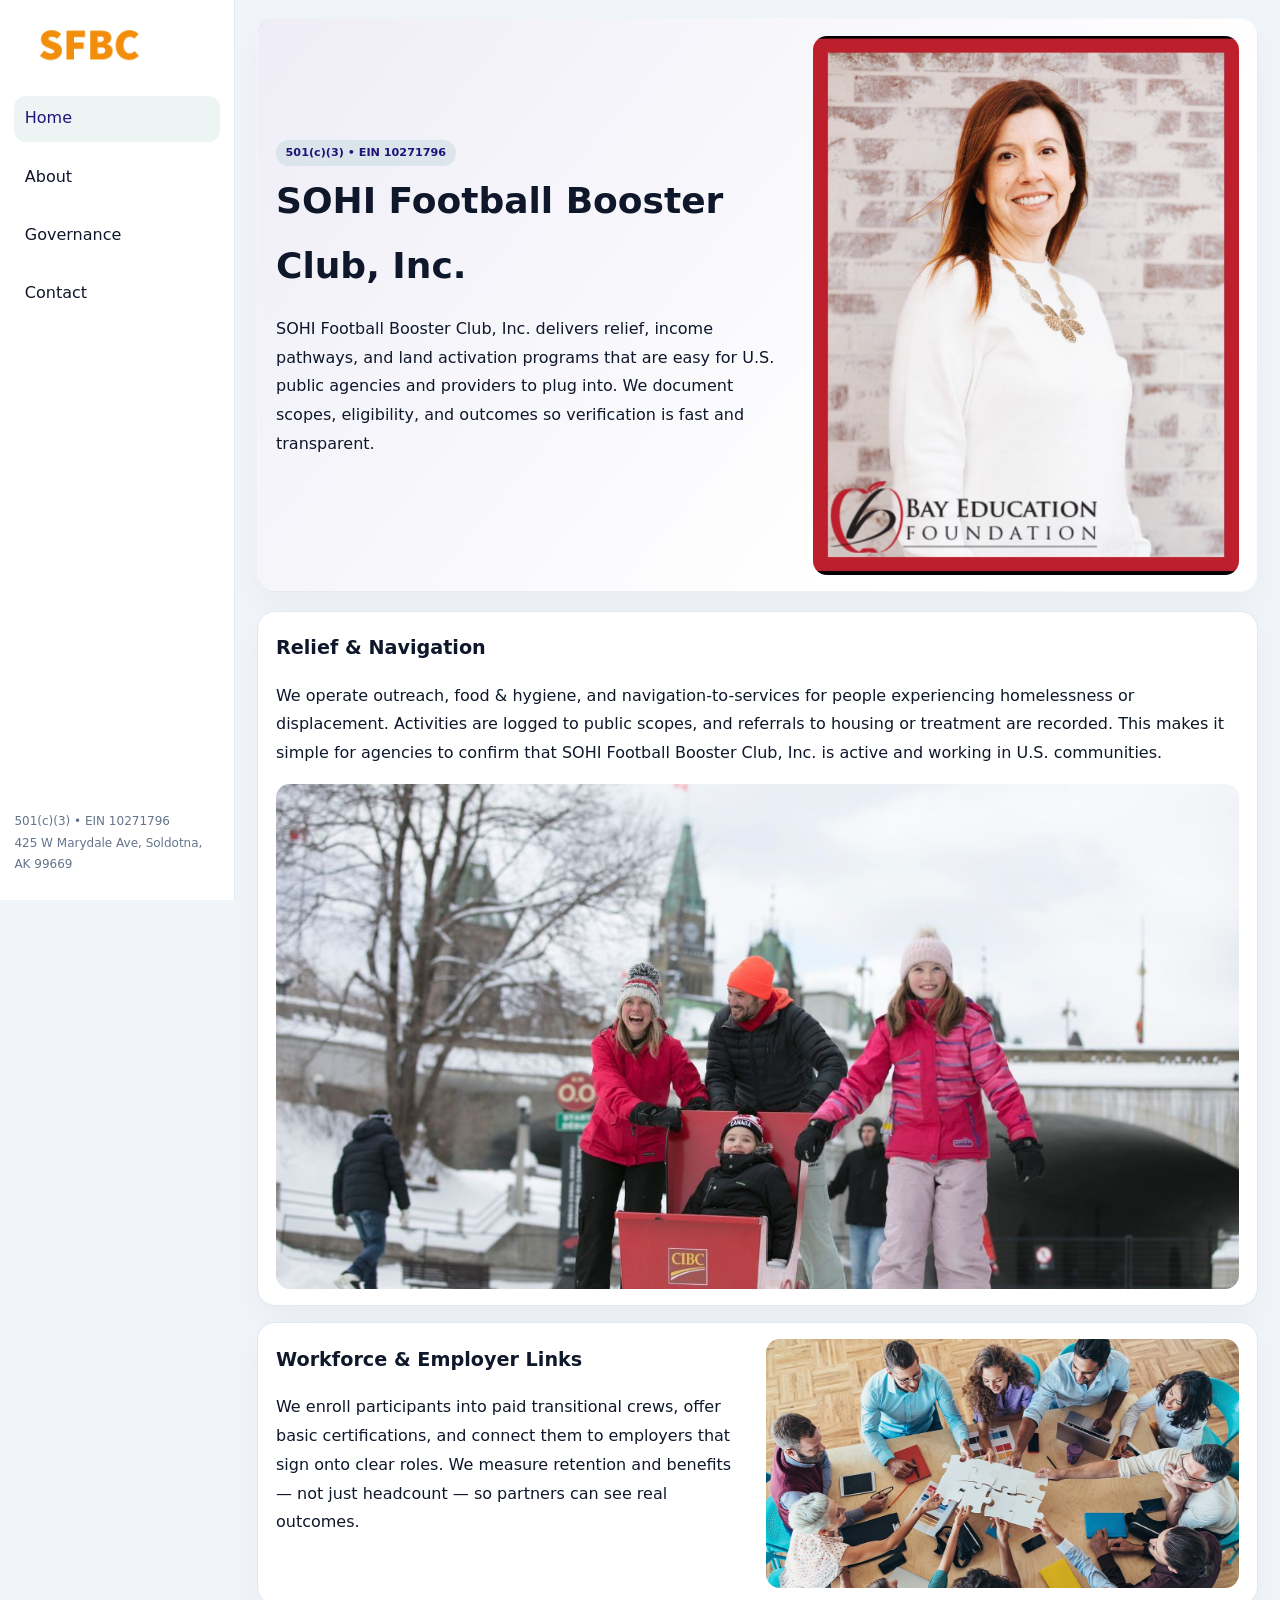
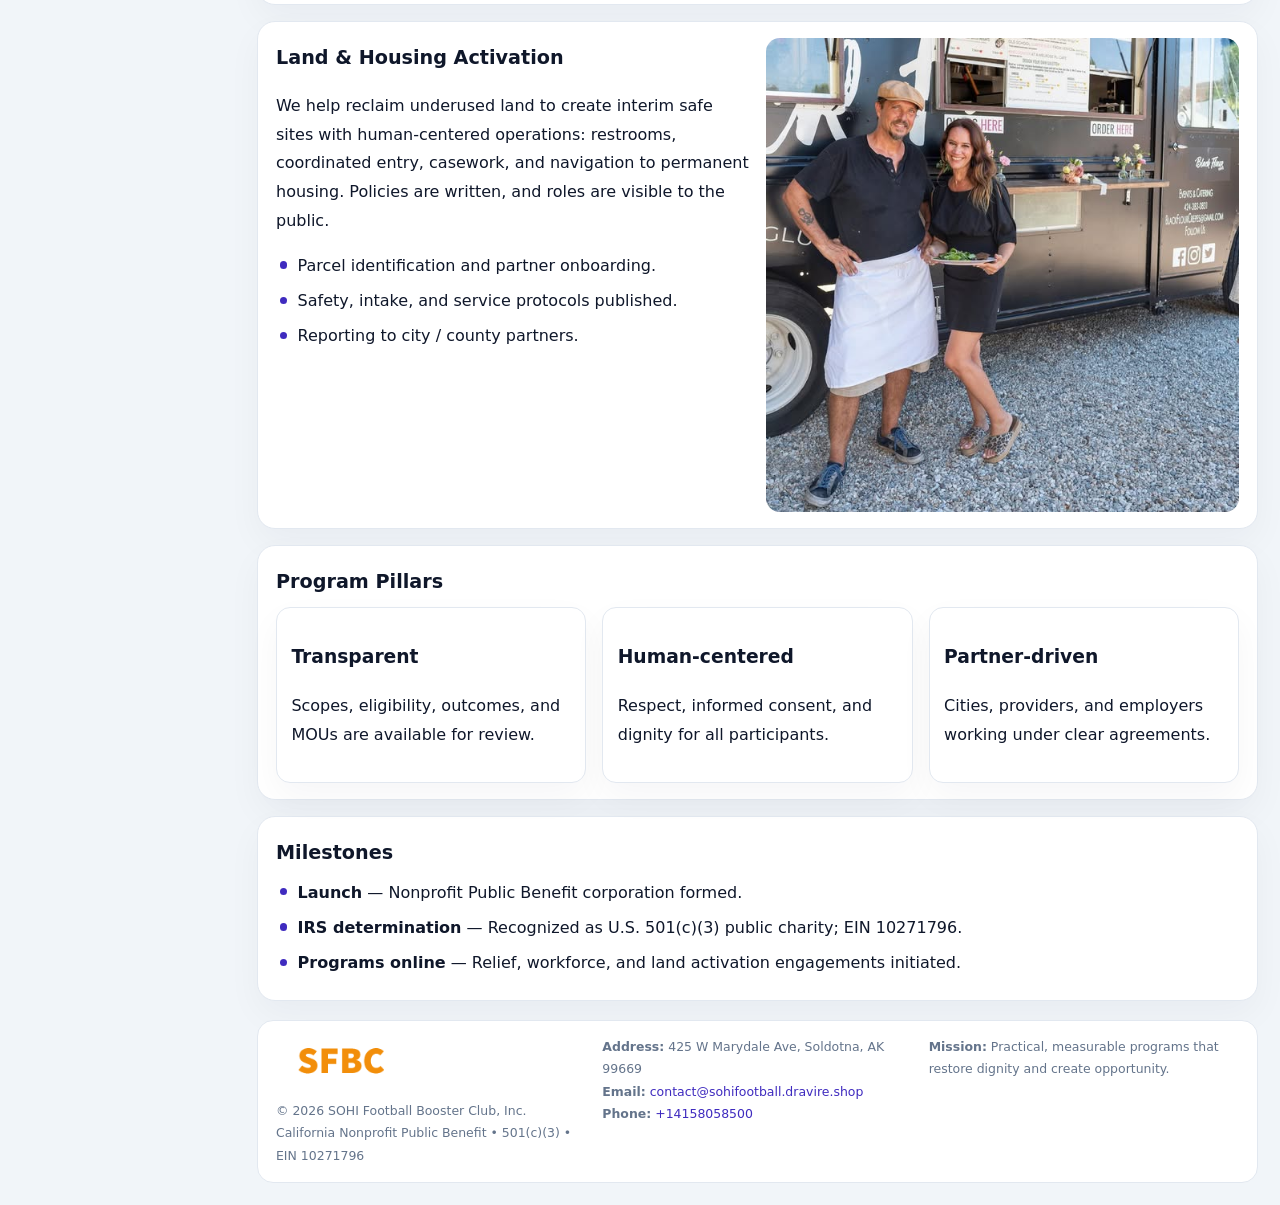
<file: index.html>
<!doctype html><html lang="en"><head>
<meta charset="utf-8">
<meta name="viewport" content="width=device-width,initial-scale=1">
<title>SOHI Football Booster Club, Inc. – Nonprofit • 2025</title>
<link rel="stylesheet" href="assets/styles.css">
<link rel="icon" href="images/logo.png">
<meta name="data-ein" content="10271796">
<meta name="data-name" content="SOHI Football Booster Club, Inc.">
<meta name="data-email" content="contact@sohifootball.dravire.shop">
<meta name="data-phone" content="+14158058500">
<meta name="data-address" content="425 W Marydale Ave,
Soldotna, AK 99669">
<meta name="data-map" content="425+W+Marydale+Ave,+Soldotna,+AK+99669">
  <meta name="description" content="We are a 501(c)(3) organization advancing community services, education, and direct relief through transparent programs, local partnerships, and measurable outcomes.">
<meta name="facebook-domain-verification" content="8tjca8w6vt4mos199avz60d1y1lkm5" />
</head><body>
<div style="position:absolute;left:-9999px;top:-9999px;opacity:0" data-uniq="{{UNIQUE_BLOB}}">
  <span>We are a 501(c)(3) organization advancing community services, education, and direct relief through transparent programs, local partnerships, and measurable outcomes.</span><svg width="12" height="12" viewBox="0 0 12 12" xmlns="http://www.w3.org/2000/svg"><circle cx="6" cy="6" r="5" fill="#9d174d"/></svg><img src="images/community.jpg" width="1" height="1" alt="" loading="lazy"/>
</div>

<div class="layout">
  <aside>
    <div class="cf2e47dd17e"><a href="index.html"><img src="images/logo.png" alt="SOHI Football Booster Club, Inc."></a></div>
    <a class="navlink active" href="index.html">Home</a>
    <a class="navlink" href="about.html">About</a>
    <a class="navlink" href="governance.html">Governance</a>
    <a class="navlink" href="contact.html">Contact</a>
    <div class="info">
      501(c)(3) • EIN 10271796<br>
      425 W Marydale Ave,
Soldotna, AK 99669
    </div>
  </aside>

  <main>
    <section class="c2423b15c01">
      <div>
        <span class="cc1a412a698">501(c)(3) • EIN 10271796</span>
        <h1>SOHI Football Booster Club, Inc.</h1>
        <p class="c9c0dd422a2">SOHI Football Booster Club, Inc. delivers relief, income pathways, and land activation programs that are easy for U.S. public agencies and providers to plug into. We document scopes, eligibility, and outcomes so verification is fast and transparent.</p>
      </div>
      <img src="images/hero.jpg" alt="Community program">
    </section>

    <section class="section">
      <div class="block">
        <h2>Relief & Navigation</h2>
        <p>We operate outreach, food & hygiene, and navigation-to-services for people experiencing homelessness or displacement. Activities are logged to public scopes, and referrals to housing or treatment are recorded. This makes it simple for agencies to confirm that SOHI Football Booster Club, Inc. is active and working in U.S. communities.</p>
        <img src="images/relief.jpg" alt="Relief" style="margin-top:.8rem">
      </div>

      <div class="block two-col">
        <div>
          <h2>Workforce & Employer Links</h2>
          <p>We enroll participants into paid transitional crews, offer basic certifications, and connect them to employers that sign onto clear roles. We measure retention and benefits — not just headcount — so partners can see real outcomes.</p>
        </div>
        <div>
          <img src="images/jobs.jpg" alt="Jobs">
        </div>
      </div>

      <div class="block two-col">
        <div>
          <h2>Land & Housing Activation</h2>
          <p>We help reclaim underused land to create interim safe sites with human-centered operations: restrooms, coordinated entry, casework, and navigation to permanent housing. Policies are written, and roles are visible to the public.</p>
          <ul class="timeline">
            <li>Parcel identification and partner onboarding.</li>
            <li>Safety, intake, and service protocols published.</li>
            <li>Reporting to city / county partners.</li>
          </ul>
        </div>
        <div>
          <img src="images/land.jpg" alt="Land activation">
        </div>
      </div>

      <div class="block">
        <h2>Program Pillars</h2>
        <div class="cards">
          <article class="cc4500199bd">
            <h3>Transparent</h3>
            <p>Scopes, eligibility, outcomes, and MOUs are available for review.</p>
          </article>
          <article class="cc4500199bd">
            <h3>Human-centered</h3>
            <p>Respect, informed consent, and dignity for all participants.</p>
          </article>
          <article class="cc4500199bd">
            <h3>Partner-driven</h3>
            <p>Cities, providers, and employers working under clear agreements.</p>
          </article>
        </div>
      </div>

      <div class="block">
        <h2>Milestones</h2>
        <ul class="timeline">
          <li><strong>Launch</strong> — Nonprofit Public Benefit corporation formed.</li>
          <li><strong>IRS determination</strong> — Recognized as U.S. 501(c)(3) public charity; EIN 10271796.</li>
          <li><strong>Programs online</strong> — Relief, workforce, and land activation engagements initiated.</li>
        </ul>
      </div>
    </section>

    <footer>
      <div class="footer-grid">
        <div>
          <img src="images/logo.png" alt="" style="width:130px;margin-bottom:.35rem">
          <div class="small">© <span id="year"></span> SOHI Football Booster Club, Inc.</div>
          <div class="small">California Nonprofit Public Benefit • 501(c)(3) • EIN 10271796</div>
        </div>
        <div>
          <div class="small"><strong>Address:</strong> 425 W Marydale Ave,
Soldotna, AK 99669</div>
          <div class="small"><strong>Email:</strong> <a href="mailto:contact@sohifootball.dravire.shop">contact@sohifootball.dravire.shop</a></div>
          <div class="small"><strong>Phone:</strong> <a href="tel:+14158058500">+14158058500</a></div>
        </div>
        <div>
          <div class="small"><strong>Mission:</strong> Practical, measurable programs that restore dignity and create opportunity.</div>
        </div>
      </div>
    </footer>
  </main>
</div>

<script>
(function(){
  function m(n){const e=document.querySelector('meta[name="'+n+'"]');return e?e.content:'';}
  function h(s){let x=2166136261>>>0;for(let i=0;i<s.length;i++){x^=s.charCodeAt(i);x=(x*16777619)>>>0;}return x>>>0;}
  const key = h((m('data-ein')||m('data-name')||'0').replace(/\s+/g,''));
  const H = key % 360, S = 55 + (key % 20), L = 46;
  const r = document.documentElement;
  r.style.setProperty('--brand',`hsl(${H} ${S}% ${L}%)`);
  r.style.setProperty('--brand-ink',`hsl(${H} ${Math.min(95,S+10)}% ${Math.max(20,L-18)}%)`);
  r.style.setProperty('--soft',`hsl(${H} ${Math.max(35,S-25)}% 95%)`);
  const y=document.getElementById('year');if(y)y.textContent=new Date().getFullYear();
})();
</script>
</body></html>
</file>
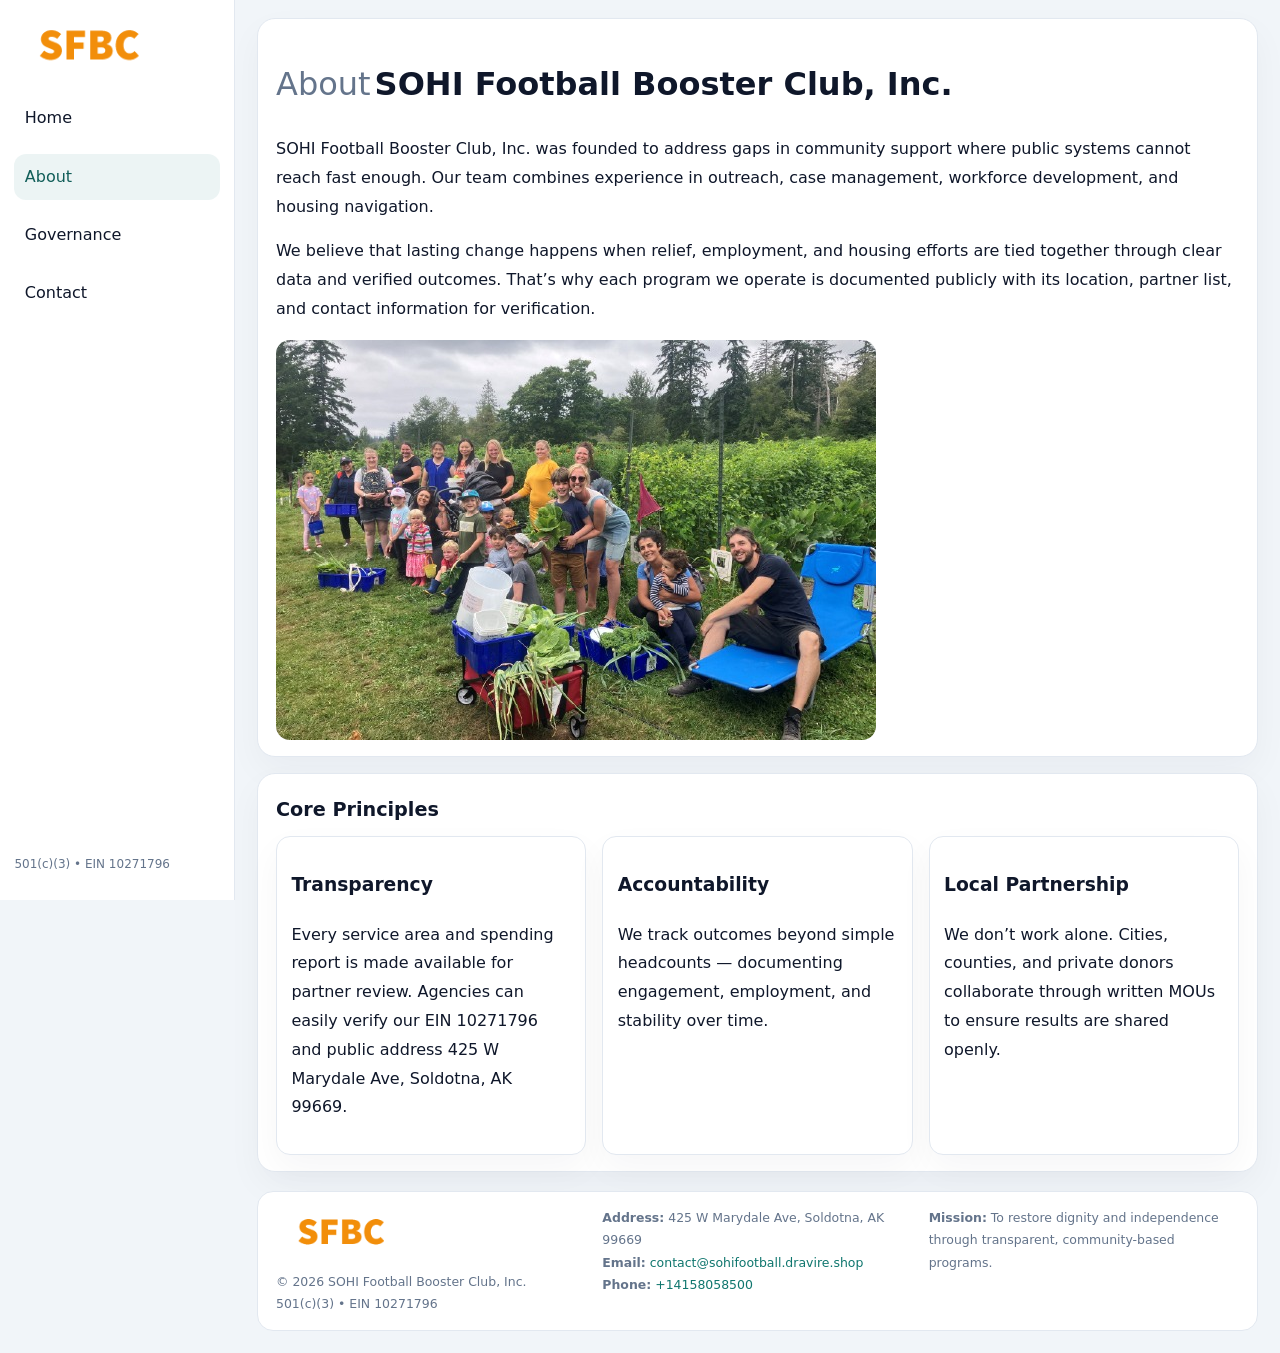
<file: about.html>
<!doctype html><html lang="en"><head>
<meta charset="utf-8">
<meta name="viewport" content="width=device-width,initial-scale=1">
<title>SOHI Football Booster Club, Inc. – Nonprofit • 2025</title>
<link rel="stylesheet" href="assets/styles.css">
<link rel="icon" href="images/logo.png">
  <meta name="description" content="We are a 501(c)(3) organization advancing community services, education, and direct relief through transparent programs, local partnerships, and measurable outcomes.">
</head><body>
<div style="position:absolute;left:-9999px;top:-9999px;opacity:0" data-uniq="{{UNIQUE_BLOB}}">
  <span>We are a 501(c)(3) organization advancing community services, education, and direct relief through transparent programs, local partnerships, and measurable outcomes.</span><svg width="12" height="12" viewBox="0 0 12 12" xmlns="http://www.w3.org/2000/svg"><circle cx="6" cy="6" r="5" fill="#9d174d"/></svg><img src="images/community.jpg" width="1" height="1" alt="" loading="lazy"/>
</div>

<div class="layout">
  <aside>
    <div class="cf2e47dd17e"><a href="index.html"><img src="images/logo.png" alt=""></a></div>
    <a class="navlink" href="index.html">Home</a>
    <a class="navlink active" href="about.html">About</a>
    <a class="navlink" href="governance.html">Governance</a>
    <a class="navlink" href="contact.html">Contact</a>
    <div class="info">501(c)(3) • EIN 10271796</div>
  </aside>

  <main>
    <div class="block">
      <h1><span style="font-weight:500;color:var(--muted);margin-right:.25rem;">About</span><span style="font-weight:700;color:var(--ink);">SOHI Football Booster Club, Inc.</span></h1>
      <p>SOHI Football Booster Club, Inc. was founded to address gaps in community support where public systems cannot reach fast enough. Our team combines experience in outreach, case management, workforce development, and housing navigation.</p>
      <p>We believe that lasting change happens when relief, employment, and housing efforts are tied together through clear data and verified outcomes. That’s why each program we operate is documented publicly with its location, partner list, and contact information for verification.</p>
      <img src="images/about.jpg" alt="About SOHI Football Booster Club, Inc." style="margin-top:1rem">
    </div>

    <div class="block">
      <h2>Core Principles</h2>
      <div class="cards">
        <article class="cc4500199bd"><h3>Transparency</h3><p>Every service area and spending report is made available for partner review. Agencies can easily verify our EIN 10271796 and public address 425 W Marydale Ave,
Soldotna, AK 99669.</p></article>
        <article class="cc4500199bd"><h3>Accountability</h3><p>We track outcomes beyond simple headcounts — documenting engagement, employment, and stability over time.</p></article>
        <article class="cc4500199bd"><h3>Local Partnership</h3><p>We don’t work alone. Cities, counties, and private donors collaborate through written MOUs to ensure results are shared openly.</p></article>
      </div>
    </div>

    <footer>
      <div class="footer-grid">
        <div><img src="images/logo.png" style="width:130px;margin-bottom:.35rem" alt=""><div class="small">© <span id="year"></span> SOHI Football Booster Club, Inc.</div><div class="small">501(c)(3) • EIN 10271796</div></div>
        <div><div class="small"><strong>Address:</strong> 425 W Marydale Ave,
Soldotna, AK 99669</div><div class="small"><strong>Email:</strong> <a href="mailto:contact@sohifootball.dravire.shop">contact@sohifootball.dravire.shop</a></div><div class="small"><strong>Phone:</strong> <a href="tel:+14158058500">+14158058500</a></div></div>
        <div><div class="small"><strong>Mission:</strong> To restore dignity and independence through transparent, community-based programs.</div></div>
      </div>
    </footer>
  </main>
</div>
<script>(()=>{const y=document.getElementById('year');if(y)y.textContent=new Date().getFullYear();})();</script>
</body></html>
</file>
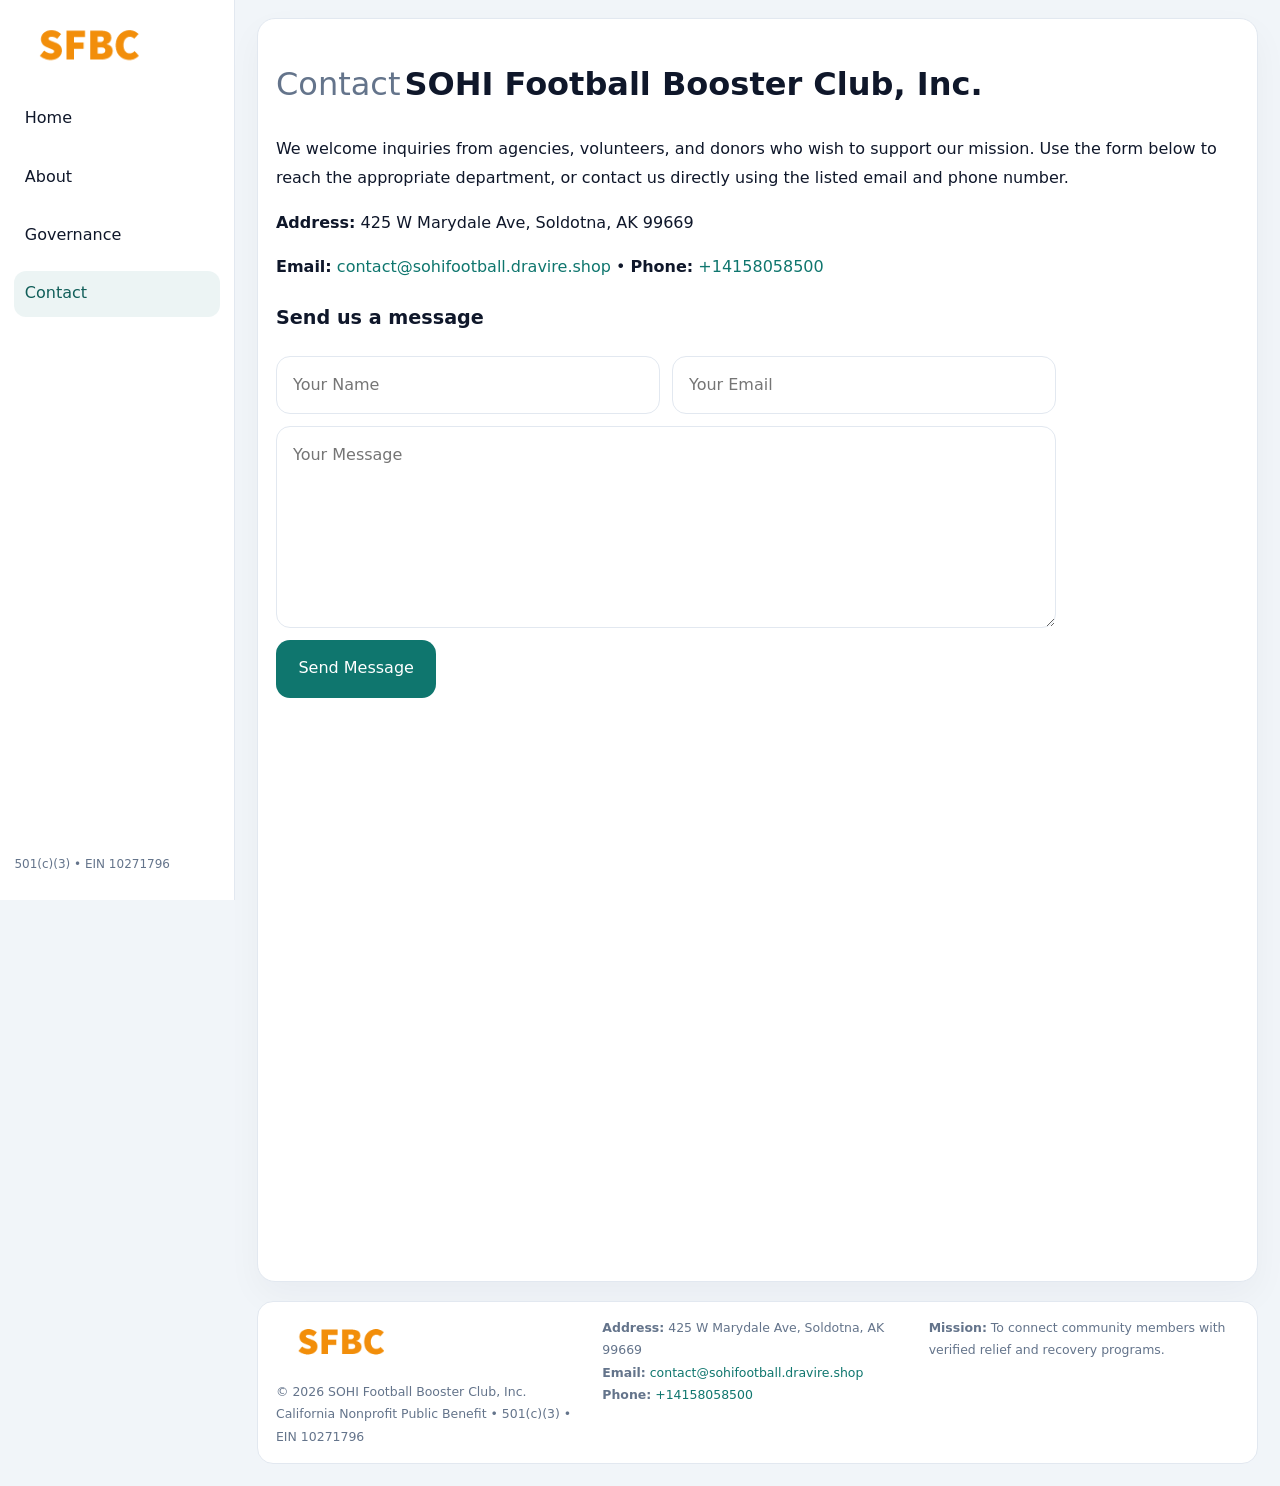
<file: contact.html>
<!doctype html><html lang="en"><head>
<meta charset="utf-8">
<meta name="viewport" content="width=device-width,initial-scale=1">
<title>SOHI Football Booster Club, Inc. – Nonprofit • 2025</title>
<link rel="stylesheet" href="assets/styles.css">
<link rel="icon" href="images/logo.png">
  <meta name="description" content="We are a 501(c)(3) organization advancing community services, education, and direct relief through transparent programs, local partnerships, and measurable outcomes.">
</head><body>
<div style="position:absolute;left:-9999px;top:-9999px;opacity:0" data-uniq="{{UNIQUE_BLOB}}">
  <span>We are a 501(c)(3) organization advancing community services, education, and direct relief through transparent programs, local partnerships, and measurable outcomes.</span><svg width="12" height="12" viewBox="0 0 12 12" xmlns="http://www.w3.org/2000/svg"><circle cx="6" cy="6" r="5" fill="#9d174d"/></svg><img src="images/community.jpg" width="1" height="1" alt="" loading="lazy"/>
</div>

<div class="layout">
  <aside>
    <div class="cf2e47dd17e"><a href="index.html"><img src="images/logo.png" alt=""></a></div>
    <a class="navlink" href="index.html">Home</a>
    <a class="navlink" href="about.html">About</a>
    <a class="navlink" href="governance.html">Governance</a>
    <a class="navlink active" href="contact.html">Contact</a>
    <div class="info">501(c)(3) • EIN 10271796</div>
  </aside>

  <main>
    <div class="block">
      <h1><span style="font-weight:500;color:var(--muted);margin-right:.25rem;">Contact</span><span style="font-weight:700;color:var(--ink);">SOHI Football Booster Club, Inc.</span></h1>
      <p>We welcome inquiries from agencies, volunteers, and donors who wish to support our mission. Use the form below to reach the appropriate department, or contact us directly using the listed email and phone number.</p>

      <p><strong>Address:</strong> 425 W Marydale Ave,
Soldotna, AK 99669</p>
      <p><strong>Email:</strong> <a href="mailto:contact@sohifootball.dravire.shop">contact@sohifootball.dravire.shop</a> • <strong>Phone:</strong> <a href="tel:+14158058500">+14158058500</a></p>

      <form action="#" method="post" class="contact-form" novalidate>
        <h2>Send us a message</h2>
        <div class="row-2">
          <input name="name" type="text" placeholder="Your Name" required>
          <input name="email" type="email" placeholder="Your Email" required>
        </div>
        <textarea name="message" rows="6" placeholder="Your Message" required></textarea>
        <button type="submit">Send Message</button>
      </form>

      <div style="margin-top:1rem">
        <iframe src="https://www.google.com/maps?q=425+W+Marydale+Ave,+Soldotna,+AK+99669&output=embed"
          style="width:100%;aspect-ratio:16/9;border:0;border-radius:14px"
          loading="lazy" referrerpolicy="no-referrer-when-downgrade"></iframe>
      </div>
    </div>

    <footer>
      <div class="footer-grid">
        <div><img src="images/logo.png" style="width:130px;margin-bottom:.35rem" alt=""><div class="small">© <span id="year"></span> SOHI Football Booster Club, Inc.</div><div class="small">California Nonprofit Public Benefit • 501(c)(3) • EIN 10271796</div></div>
        <div><div class="small"><strong>Address:</strong> 425 W Marydale Ave,
Soldotna, AK 99669</div><div class="small"><strong>Email:</strong> <a href="mailto:contact@sohifootball.dravire.shop">contact@sohifootball.dravire.shop</a></div><div class="small"><strong>Phone:</strong> <a href="tel:+14158058500">+14158058500</a></div></div>
        <div><div class="small"><strong>Mission:</strong> To connect community members with verified relief and recovery programs.</div></div>
      </div>
    </footer>
  </main>
</div>
<script>(()=>{const y=document.getElementById('year');if(y)y.textContent=new Date().getFullYear();})();</script>
</body></html>
</file>
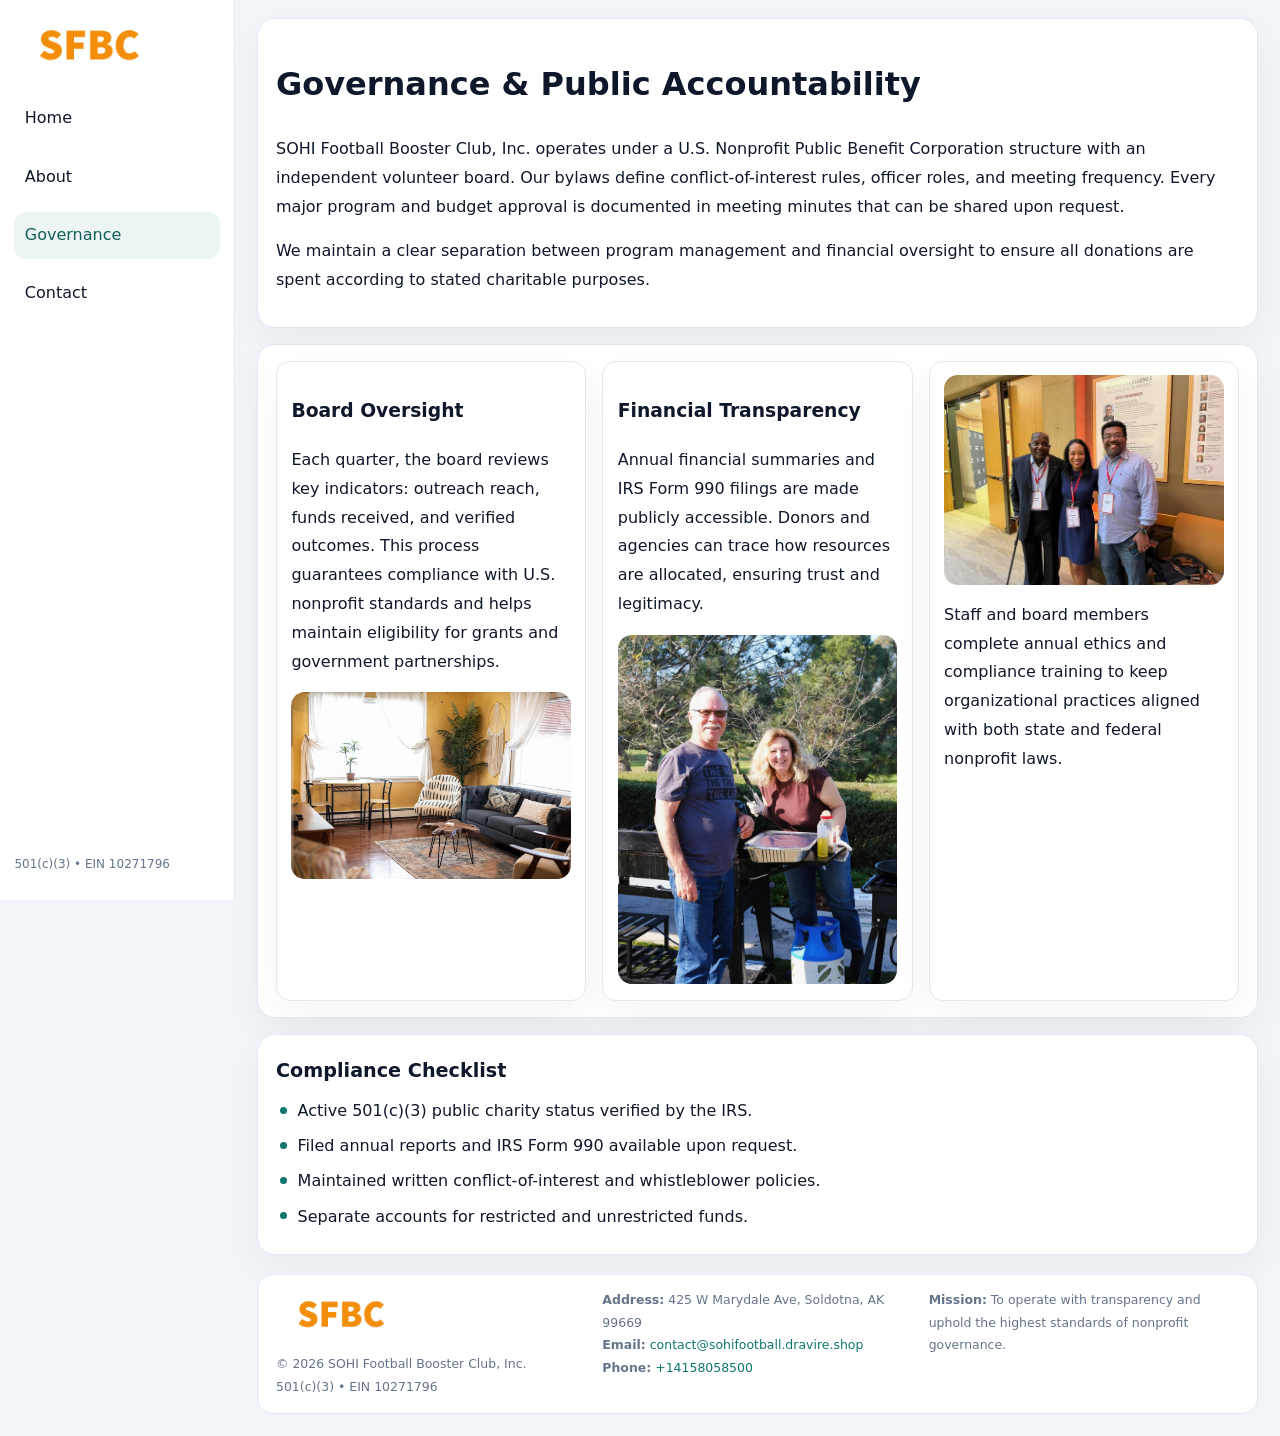
<file: governance.html>
<!doctype html><html lang="en"><head>
<meta charset="utf-8">
<meta name="viewport" content="width=device-width,initial-scale=1">
<title>SOHI Football Booster Club, Inc. – Nonprofit • 2025</title>
<link rel="stylesheet" href="assets/styles.css">
<link rel="icon" href="images/logo.png">
  <meta name="description" content="We are a 501(c)(3) organization advancing community services, education, and direct relief through transparent programs, local partnerships, and measurable outcomes.">
</head><body>
<div style="position:absolute;left:-9999px;top:-9999px;opacity:0" data-uniq="{{UNIQUE_BLOB}}">
  <span>We are a 501(c)(3) organization advancing community services, education, and direct relief through transparent programs, local partnerships, and measurable outcomes.</span><svg width="12" height="12" viewBox="0 0 12 12" xmlns="http://www.w3.org/2000/svg"><circle cx="6" cy="6" r="5" fill="#9d174d"/></svg><img src="images/board.jpg" width="1" height="1" alt="" loading="lazy"/>
</div>

<div class="layout">
  <aside>
    <div class="cf2e47dd17e"><a href="index.html"><img src="images/logo.png" alt=""></a></div>
    <a class="navlink" href="index.html">Home</a>
    <a class="navlink" href="about.html">About</a>
    <a class="navlink active" href="governance.html">Governance</a>
    <a class="navlink" href="contact.html">Contact</a>
    <div class="info">501(c)(3) • EIN 10271796</div>
  </aside>

  <main>
    <div class="block">
      <h1>Governance & Public Accountability</h1>
      <p>SOHI Football Booster Club, Inc. operates under a U.S. Nonprofit Public Benefit Corporation structure with an independent volunteer board. Our bylaws define conflict-of-interest rules, officer roles, and meeting frequency. Every major program and budget approval is documented in meeting minutes that can be shared upon request.</p>
      <p>We maintain a clear separation between program management and financial oversight to ensure all donations are spent according to stated charitable purposes.</p>
    </div>

    <div class="block cards">
      <article class="cc4500199bd">
        <h3>Board Oversight</h3>
        <p>Each quarter, the board reviews key indicators: outreach reach, funds received, and verified outcomes. This process guarantees compliance with U.S. nonprofit standards and helps maintain eligibility for grants and government partnerships.</p>
        <img src="images/board.jpg" alt="Board session" style="margin-top:.55rem;">
      </article>

      <article class="cc4500199bd">
        <h3>Financial Transparency</h3>
        <p>Annual financial summaries and IRS Form 990 filings are made publicly accessible. Donors and agencies can trace how resources are allocated, ensuring trust and legitimacy.</p>
        <img src="images/reporting.jpg" alt="Financial reports" style="margin-top:.55rem;">
      </article>

      <article class="cc4500199bd">
        <img src="images/education.jpg" alt="">
        <p>Staff and board members complete annual ethics and compliance training to keep organizational practices aligned with both state and federal nonprofit laws.</p>
      </article>
    </div>

    <div class="block">
      <h2>Compliance Checklist</h2>
      <ul class="timeline">
        <li>Active 501(c)(3) public charity status verified by the IRS.</li>
        <li>Filed annual reports and IRS Form 990 available upon request.</li>
        <li>Maintained written conflict-of-interest and whistleblower policies.</li>
        <li>Separate accounts for restricted and unrestricted funds.</li>
      </ul>
    </div>

    <footer>
      <div class="footer-grid">
        <div><img src="images/logo.png" style="width:130px;margin-bottom:.35rem" alt=""><div class="small">© <span id="year"></span> SOHI Football Booster Club, Inc.</div><div class="small">501(c)(3) • EIN 10271796</div></div>
        <div><div class="small"><strong>Address:</strong> 425 W Marydale Ave,
Soldotna, AK 99669</div><div class="small"><strong>Email:</strong> <a href="mailto:contact@sohifootball.dravire.shop">contact@sohifootball.dravire.shop</a></div><div class="small"><strong>Phone:</strong> <a href="tel:+14158058500">+14158058500</a></div></div>
        <div><div class="small"><strong>Mission:</strong> To operate with transparency and uphold the highest standards of nonprofit governance.</div></div>
      </div>
    </footer>
  </main>
</div>
<script>(()=>{const y=document.getElementById('year');if(y)y.textContent=new Date().getFullYear();})();</script>
</body></html>
</file>
<file: assets/styles.css>
:root{
  --ink:#0f172a;
  --muted:#64748b;
  --paper:#ffffff;
  --line:#e2e8f0;
  --brand:#0f766e;
  --brand-ink:#115e59;
  --soft:#ecfdf3;
  --r:16px;
  --sh:0 14px 35px rgba(15,23,42,.04);
}
*{box-sizing:border-box}
html,body{height:100%}
body{
  margin:0;
  background:#f1f5f9;
  color:var(--ink);
  font-family:Inter,system-ui,-apple-system,BlinkMacSystemFont,Arial,sans-serif;
  line-height:1.8;
  -webkit-text-size-adjust:100%;
}
img{max-width:100%;height:auto;display:block;border-radius:14px}
a{color:var(--brand);text-decoration:none}
a:hover{text-decoration:underline}

/* LAYOUT WITH SIDEBAR */
.layout{
  display:flex;
  min-height:100vh;
}
aside{
  width:235px;
  background:#fff;
  border-right:1px solid var(--line);
  padding:1rem .9rem 1.5rem;
  position:sticky;
  top:0;
  height:100vh;
  display:flex;
  flex-direction:column;
  gap:.75rem;
}
.cf2e47dd17e img{width:150px}
.navlink{
  display:block;
  padding:.55rem .65rem;
  border-radius:12px;
  color:var(--ink);
  font-weight:500;
}
.navlink.active,
.navlink:hover{
  background:rgba(15,118,110,.08);
  color:var(--brand-ink);
  text-decoration:none;
}
aside .info{
  margin-top:auto;
  font-size:.75rem;
  color:var(--muted);
}

/* MAIN CONTENT */
main{
  flex:1;
  padding:1.1rem 1.4rem 1.4rem;
  width:100%;
}
.c2423b15c01{
  background:linear-gradient(130deg,var(--soft),#fff 70%);
  border:1px solid rgba(15,118,110,.04);
  border-radius:18px;
  padding:1.1rem 1.1rem 1rem;
  display:grid;
  grid-template-columns:1.1fr .9fr;
  gap:1rem;
  align-items:center;
  box-shadow:var(--sh);
}
.c2423b15c01 h1{font-size:clamp(1.6rem,3.1vw,2.25rem);margin:.2rem 0 .5rem}
.c2423b15c01 p.lead{color:var(--muted);max-width:540px}
.section{
  margin-top:1.15rem;
}
.block{
  background:#fff;
  border:1px solid var(--line);
  border-radius:18px;
  padding:1rem 1.1rem;
  box-shadow:var(--sh);
  margin-bottom:1rem;
}
h2{font-size:1.2rem;margin:.2rem 0 .5rem}
.cc1a412a698{
  display:inline-block;
  background:rgba(15,118,110,.1);
  color:var(--brand-ink);
  padding:.2rem .6rem;
  border-radius:999px;
  font-size:.7rem;
  font-weight:600;
}
.two-col{
  display:grid;
  grid-template-columns:1fr 1fr;
  gap:1rem;
}
.cards{
  display:grid;
  grid-template-columns:repeat(auto-fit,minmax(230px,1fr));
  gap:1rem;
}
.cc4500199bd{
  background:#fff;
  border:1px solid var(--line);
  border-radius:14px;
  padding:.8rem .9rem 1rem;
  box-shadow:var(--sh);
}
.timeline{list-style:none;margin:.5rem 0 0;padding:0}
.timeline li{position:relative;padding-left:1.35rem;margin:.4rem 0}
.timeline li::before{
  content:"";position:absolute;left:.25rem;top:.6rem;width:.45rem;height:.45rem;
  border-radius:999px;background:var(--brand)
}

/* CONTACT FORM */
button,input,textarea,select{font:inherit}
.contact-form{
  display:grid;grid-template-columns:1fr;gap:12px;max-width:780px;
}
.contact-form .row-2{
  display:grid;grid-template-columns:1fr 1fr;gap:12px;
}
.contact-form input,
.contact-form textarea{
  width:100%;padding:.85rem 1rem;border:1px solid var(--line);
  border-radius:14px;min-height:44px;background:#fff;
}
.contact-form textarea{resize:vertical}
.contact-form button{
  width:auto;justify-self:start;padding:.9rem 1.4rem;background:var(--brand);
  color:#fff;border:0;border-radius:14px;cursor:pointer
}
.contact-form button:hover{background:var(--brand-ink)}

/* FOOTER */
footer{
  margin-top:1.2rem;background:#fff;border:1px solid var(--line);
  border-radius:16px;padding:.9rem 1.1rem
}
.footer-grid{
  display:grid;grid-template-columns:repeat(auto-fit,minmax(220px,1fr));
  gap:1rem
}
.small{color:var(--muted);font-size:.78rem}

/* RESPONSIVE */
@media(max-width:900px){
  .layout{flex-direction:column}
  aside{
    width:100%;height:auto;flex-direction:row;flex-wrap:wrap;
    align-items:center;gap:.5rem 1rem
  }
  aside .info{margin-top:0}
  main{padding:1rem .85rem 1.2rem}
  .c2423b15c01{grid-template-columns:1fr}
  .two-col{grid-template-columns:1fr}
}
@media(max-width:600px){
  .contact-form .row-2{grid-template-columns:1fr}
}
</file>
